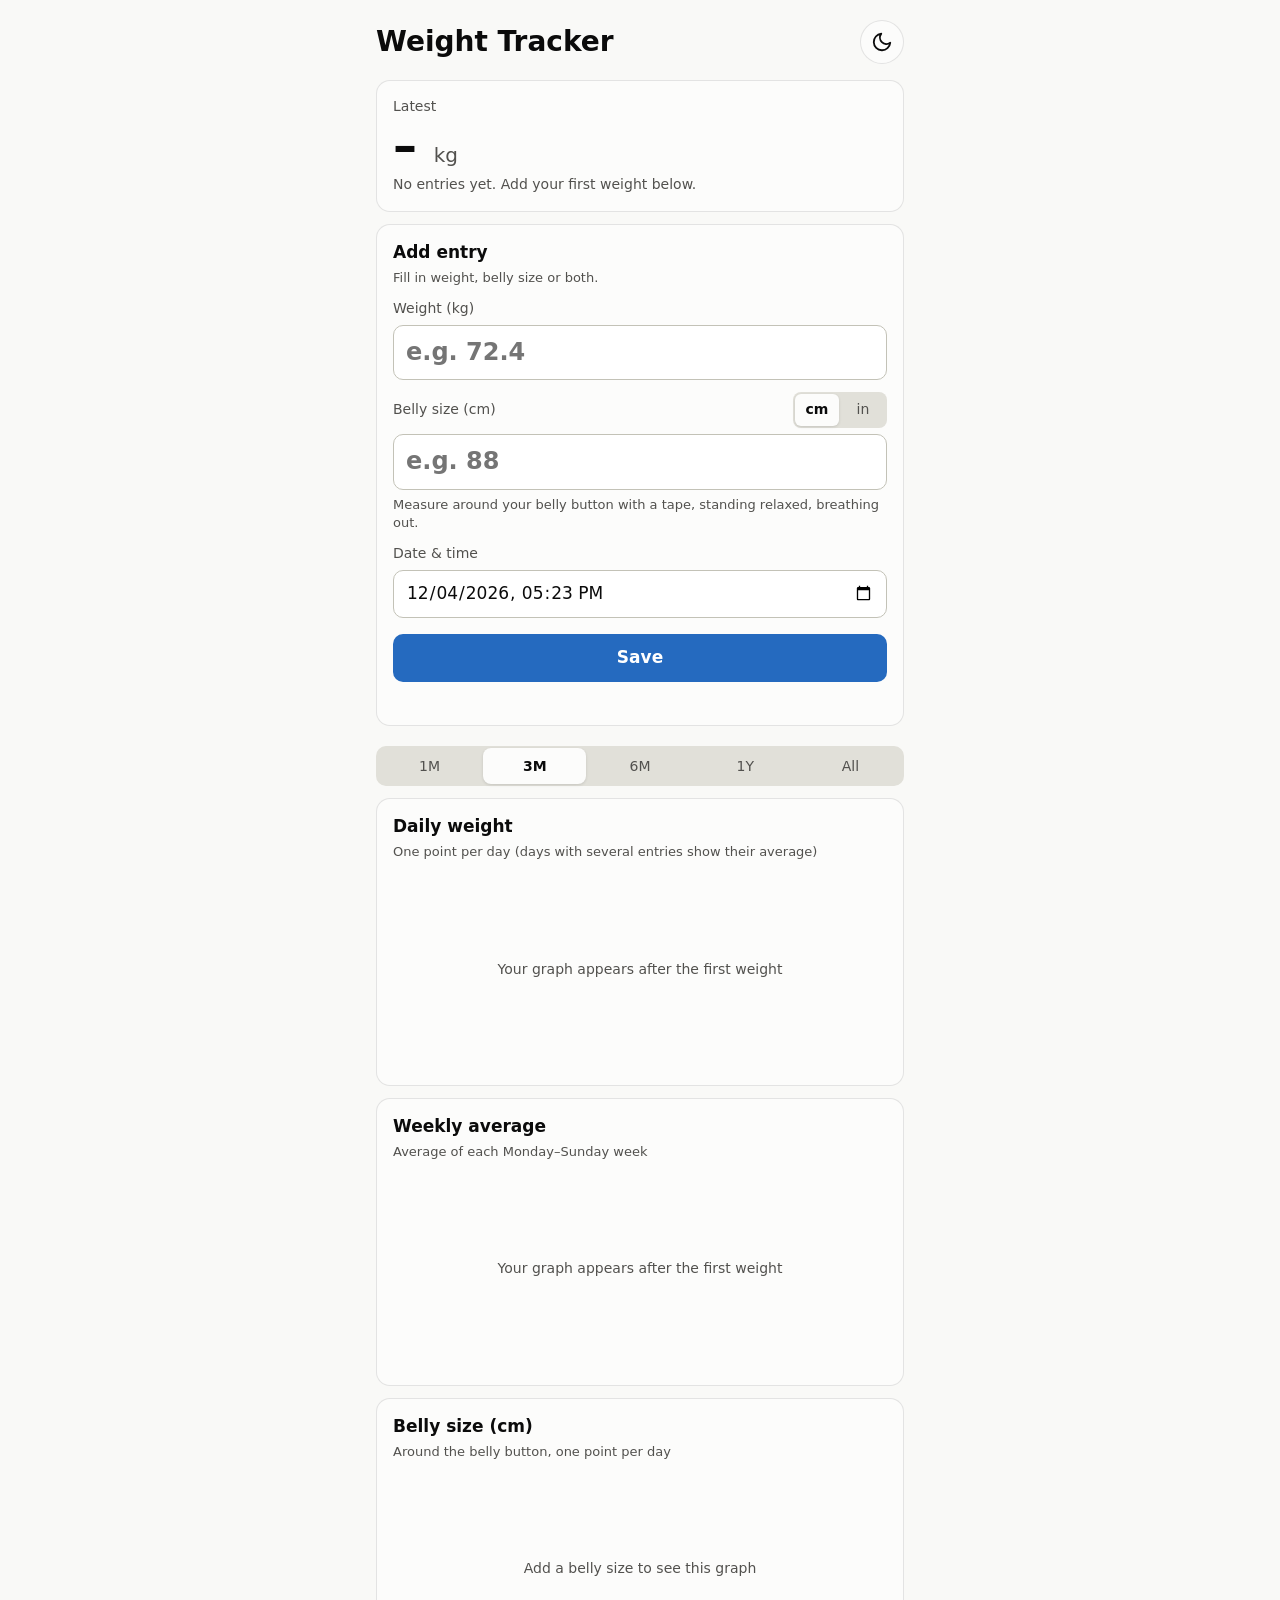
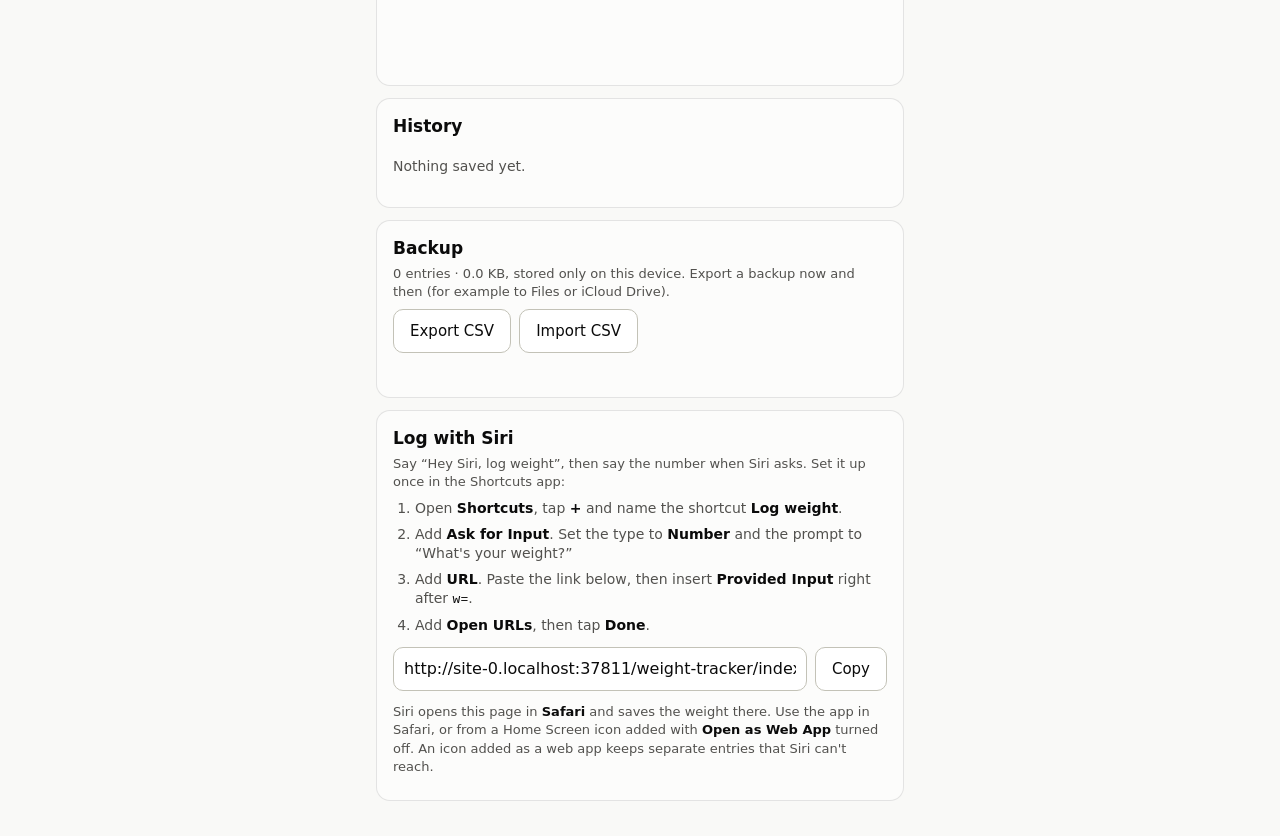
<file: weight-tracker/index.html>
<!doctype html>
<html lang="en">
<head>
  <meta charset="utf-8">
  <meta name="viewport" content="width=device-width, initial-scale=1, viewport-fit=cover">
  <title>Weight Tracker</title>
  <meta name="description" content="Log your daily weight and see daily and weekly-average graphs. Data stays on your device.">
  <meta name="theme-color" content="#f9f9f7" media="(prefers-color-scheme: light)">
  <meta name="theme-color" content="#0d0d0d" media="(prefers-color-scheme: dark)">
  <meta name="mobile-web-app-capable" content="yes">
  <meta name="apple-mobile-web-app-capable" content="yes">
  <meta name="apple-mobile-web-app-status-bar-style" content="default">
  <meta name="apple-mobile-web-app-title" content="Weight">
  <link rel="manifest" href="manifest.webmanifest">
  <link rel="icon" href="icon.svg" type="image/svg+xml">
  <link rel="apple-touch-icon" href="icon-180.png">
  <link rel="stylesheet" href="style.css">
  <script>
    // Apply a saved light/dark choice before the page paints, so it never flashes the other theme.
    try {
      var savedTheme = localStorage.getItem('weightTracker.theme');
      if (savedTheme === 'light' || savedTheme === 'dark') document.documentElement.dataset.theme = savedTheme;
    } catch (e) {}
  </script>
</head>
<body>
  <main class="app">
    <header class="top">
      <h1>Weight Tracker</h1>
      <button type="button" class="theme-btn" id="themeBtn" aria-label="Switch to dark mode">
        <svg viewBox="0 0 24 24" width="22" height="22" aria-hidden="true" fill="none" stroke="currentColor" stroke-width="2" stroke-linecap="round" stroke-linejoin="round">
          <path class="moon" d="M21 12.8A9 9 0 1 1 11.2 3a7 7 0 0 0 9.8 9.8z"/>
          <g class="sun">
            <circle cx="12" cy="12" r="4.5"/>
            <path d="M12 2v2M12 20v2M4.9 4.9l1.4 1.4M17.7 17.7l1.4 1.4M2 12h2M20 12h2M4.9 19.1l1.4-1.4M17.7 6.3l1.4-1.4"/>
          </g>
        </svg>
      </button>
    </header>

    <div class="note" id="linkNote" hidden>
      <p id="linkNoteText" role="status" aria-live="polite"></p>
      <button type="button" class="secondary" id="undoBtn" hidden>Undo</button>
    </div>

    <div class="hint" id="installHint" hidden>
      <p>Add an icon: tap <strong>Share</strong>, then <strong>Add to Home Screen</strong>.
        To log with Siri, turn off <strong>Open as Web App</strong> there, so the icon and Siri share the same entries
        (see <em>Log with Siri</em> below).</p>
      <button type="button" class="hint-close" id="hintClose" aria-label="Dismiss">&times;</button>
    </div>

    <section class="card hero" aria-labelledby="latestLabel">
      <div class="hero-label" id="latestLabel">Latest</div>
      <div class="hero-value"><span id="latestVal">&ndash;</span> <span class="hero-unit">kg</span></div>
      <div class="hero-sub" id="latestSub">No entries yet</div>
      <div class="hero-extra" id="waistLatest" hidden>
        <span class="hero-label">Belly</span>
        <span class="extra-value" id="waistVal"></span>
        <span class="hero-sub" id="waistSub"></span>
      </div>
    </section>

    <form class="card" id="addForm" novalidate>
      <h2>Add entry</h2>
      <p class="sub">Fill in weight, belly size or both.</p>
      <label class="field">
        <span>Weight (kg)</span>
        <input id="weightIn" type="text" inputmode="decimal" autocomplete="off" placeholder="e.g. 72.4">
      </label>
      <div class="field">
        <div class="field-head">
          <label for="waistIn">Belly size (<span class="waist-unit">cm</span>)</label>
          <div class="unit-toggle" role="group" aria-label="Belly size unit">
            <button type="button" data-unit="cm">cm</button>
            <button type="button" data-unit="in">in</button>
          </div>
        </div>
        <input id="waistIn" type="text" inputmode="decimal" autocomplete="off" placeholder="e.g. 88">
        <p class="field-help">Measure around your belly button with a tape, standing relaxed, breathing out.</p>
      </div>
      <label class="field">
        <span>Date &amp; time</span>
        <input id="whenIn" type="datetime-local">
      </label>
      <button type="submit" class="primary">Save</button>
      <p class="msg" id="formMsg" role="status" aria-live="polite"></p>
    </form>

    <section aria-label="Charts">
      <div class="ranges" role="group" aria-label="Chart range">
        <button type="button" data-range="30">1M</button>
        <button type="button" data-range="90">3M</button>
        <button type="button" data-range="180">6M</button>
        <button type="button" data-range="365">1Y</button>
        <button type="button" data-range="0">All</button>
      </div>

      <div class="card">
        <h2>Daily weight</h2>
        <p class="sub">One point per day (days with several entries show their average)</p>
        <div class="chart" id="dailyChart"></div>
      </div>

      <div class="card">
        <h2>Weekly average</h2>
        <p class="sub">Average of each Monday&ndash;Sunday week</p>
        <div class="chart" id="weeklyChart"></div>
        <details class="table-view">
          <summary>Show as table</summary>
          <table>
            <thead><tr><th scope="col">Week of</th><th scope="col">Avg (kg)</th><th scope="col">Days</th></tr></thead>
            <tbody id="weeklyTable"></tbody>
          </table>
        </details>
      </div>

      <div class="card">
        <h2>Belly size (<span class="waist-unit">cm</span>)</h2>
        <p class="sub">Around the belly button, one point per day</p>
        <div class="chart" id="waistChart"></div>
      </div>
    </section>

    <section class="card" aria-labelledby="historyTitle">
      <h2 id="historyTitle">History</h2>
      <ul class="history" id="historyList"></ul>
      <button type="button" class="secondary" id="moreBtn" hidden>Show more</button>
    </section>

    <section class="card" aria-labelledby="backupTitle">
      <h2 id="backupTitle">Backup</h2>
      <p class="sub" id="storageInfo"></p>
      <div class="row">
        <button type="button" class="secondary" id="exportBtn">Export CSV</button>
        <label class="secondary file-btn">Import CSV
          <input type="file" id="importIn" accept=".csv,text/csv,text/plain">
        </label>
      </div>
      <p class="msg" id="backupMsg" role="status" aria-live="polite"></p>
    </section>

    <section class="card" aria-labelledby="siriTitle">
      <h2 id="siriTitle">Log with Siri</h2>
      <p class="sub">Say &ldquo;Hey Siri, log weight&rdquo;, then say the number when Siri asks. Set it up once in the Shortcuts app:</p>
      <ol class="steps">
        <li>Open <strong>Shortcuts</strong>, tap <strong>+</strong> and name the shortcut <strong>Log weight</strong>.</li>
        <li>Add <strong>Ask for Input</strong>. Set the type to <strong>Number</strong> and the prompt to &ldquo;What's your weight?&rdquo;</li>
        <li>Add <strong>URL</strong>. Paste the link below, then insert <strong>Provided Input</strong> right after <code>w=</code>.</li>
        <li>Add <strong>Open URLs</strong>, then tap <strong>Done</strong>.</li>
      </ol>
      <div class="copy-row">
        <input type="text" id="siriLink" readonly aria-label="Link for the Shortcut">
        <button type="button" class="secondary" id="copyLinkBtn">Copy</button>
      </div>
      <p class="sub siri-note">Siri opens this page in <strong>Safari</strong> and saves the weight there. Use the app in Safari,
        or from a Home Screen icon added with <strong>Open as Web App</strong> turned off. An icon added as a web app keeps
        separate entries that Siri can't reach.</p>
      <p class="sub siri-warn" id="siriWarn" hidden>You're using the Home Screen web app now, so Siri's entries won't show up here.
        To move your entries, tap <strong>Export CSV</strong> here, then <strong>Import CSV</strong> in Safari.</p>
    </section>
  </main>

  <script src="app.js"></script>
</body>
</html>
</file>
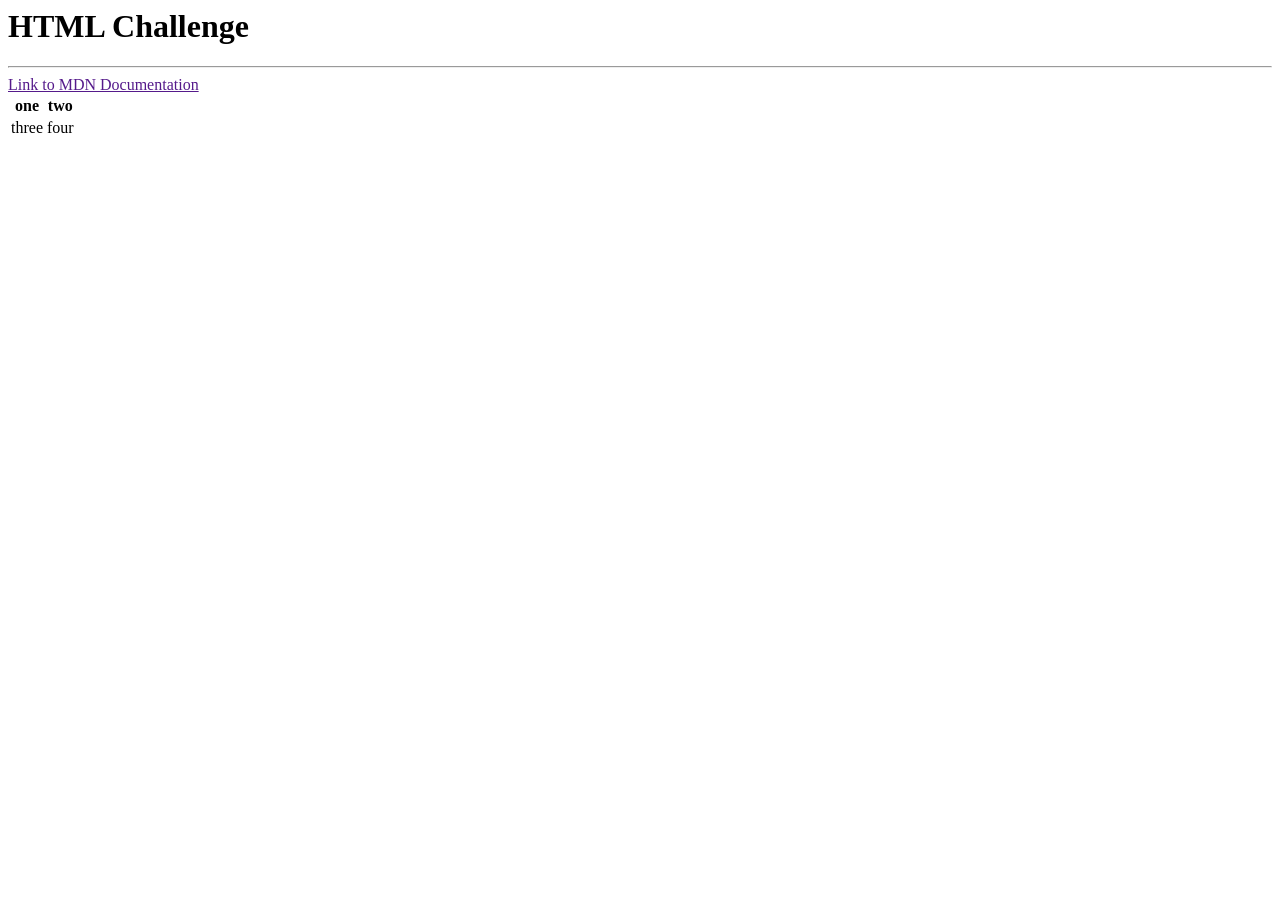
<file: exersise.html>
<html lang="en">
<head>
    <meta charset="UTF-8">
    <meta http-equiv="X-UA-Compatible" content="IE=edge">
    <meta name="viewport" content="width=device-width, initial-scale=1.0">
    <title>Document</title>
</head>
<body>
<h1>HTML Challenge</h1>
<hr>
<a href="">Link to MDN Documentation</a>
<table>
    <thead>
        <tr>
            <th>one</th>
            <th>two</th>
        </tr>
        <tr>
            <td>three</td>
            <td>four</td>
        </tr>
    </thead>
</table>
</body>
</html>
</file>
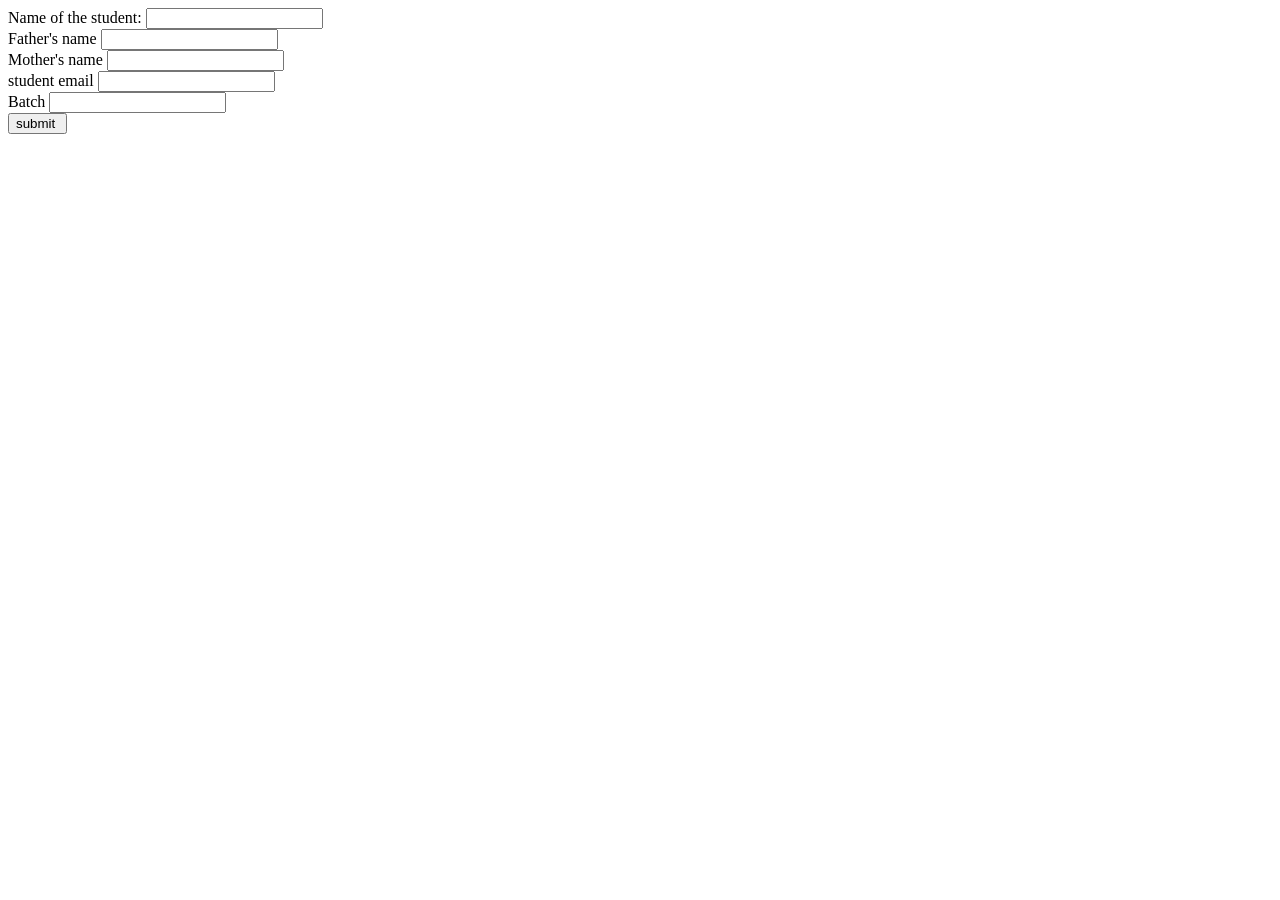
<file: form.html>
<html lang="en">
<head>
    <meta charset="UTF-8">
    <meta http-equiv="X-UA-Compatible" content="IE=edge">
    <meta name="viewport" content="width=device-width, initial-scale=1.0">
    <title>Document</title>
</head>
<body>
    <form class="" action="mailto:rjrajeev5918@gmail.com" method="post" enctype="text/plain">
        <label >Name of the student:</label>
        <input type="text" names="" value=" "> <br>
        <label >Father's name</label>
        <input type="text" names="" value=" "> <br>
        <label >Mother's name</label>
        <input type="text" names="" value=" "> <br>
        <label >student email</label>
        <input type="email" names="" value=" "> <br>
        <label >Batch</label>
        <input type="text" names="" value=" "> <br>
        <label ></label>
        <input type="submit" names="" value="submit "> <br>
    </form>
</body>
</html>
</file>
<file: weight-tracker/style.css>
:root {
  color-scheme: light;
  --page: #f9f9f7;
  --surface: #fcfcfb;
  --field: #ffffff;
  --text: #0b0b0b;
  --text-2: #52514e;
  --muted: #898781;
  --grid: #e1e0d9;
  --axis: #c3c2b7;
  --border: rgba(11, 11, 11, 0.10);
  --series: #2a78d6;
  --accent: #256abf;
  --danger: #d03b3b;
  --link: #256abf;
  --shadow: 0 4px 14px rgba(0, 0, 0, 0.10);
}

/* Dark theme: follows the phone's setting unless Light was picked, or when Dark was picked. */
@media (prefers-color-scheme: dark) {
  :root:not([data-theme="light"]) {
    color-scheme: dark;
    --page: #0d0d0d;
    --surface: #1a1a19;
    --field: #121211;
    --text: #ffffff;
    --text-2: #c3c2b7;
    --muted: #898781;
    --grid: #2c2c2a;
    --axis: #383835;
    --border: rgba(255, 255, 255, 0.10);
    --series: #3987e5;
    --danger: #e66767;
    --link: #3987e5;
    --shadow: 0 4px 14px rgba(0, 0, 0, 0.5);
  }
}

:root[data-theme="dark"] {
  color-scheme: dark;
  --page: #0d0d0d;
  --surface: #1a1a19;
  --field: #121211;
  --text: #ffffff;
  --text-2: #c3c2b7;
  --muted: #898781;
  --grid: #2c2c2a;
  --axis: #383835;
  --border: rgba(255, 255, 255, 0.10);
  --series: #3987e5;
  --danger: #e66767;
  --link: #3987e5;
  --shadow: 0 4px 14px rgba(0, 0, 0, 0.5);
}

* { box-sizing: border-box; }

html { -webkit-text-size-adjust: 100%; }

body {
  margin: 0;
  background: var(--page);
  color: var(--text);
  font: 16px/1.4 system-ui, -apple-system, "Segoe UI", sans-serif;
  -webkit-tap-highlight-color: transparent;
}

.app {
  max-width: 560px;
  margin: 0 auto;
  padding: 8px max(16px, env(safe-area-inset-right)) calc(24px + env(safe-area-inset-bottom)) max(16px, env(safe-area-inset-left));
}

.top { display: flex; align-items: center; justify-content: space-between; gap: 12px; margin: 12px 0 16px; }
h1 { font-size: 28px; font-weight: 700; margin: 0; }

.theme-btn {
  display: flex;
  align-items: center;
  justify-content: center;
  flex: none;
  width: 44px;
  height: 44px;
  border: 1px solid var(--border);
  border-radius: 50%;
  background: var(--surface);
  color: var(--text);
}
.theme-btn:active { opacity: 0.7; }
.theme-btn[data-mode="light"] .sun,
.theme-btn[data-mode="dark"] .moon { display: none; }
h2 { font-size: 17px; font-weight: 600; margin: 0 0 4px; }

.card {
  background: var(--surface);
  border: 1px solid var(--border);
  border-radius: 14px;
  padding: 16px;
  margin-bottom: 12px;
}

.sub { color: var(--text-2); font-size: 13px; margin: 0 0 8px; }

/* Install hint */
.hint {
  display: flex;
  gap: 8px;
  align-items: flex-start;
  background: var(--surface);
  border: 1px solid var(--border);
  border-radius: 14px;
  padding: 12px 8px 12px 16px;
  margin-bottom: 12px;
  font-size: 14px;
  color: var(--text-2);
}
.hint[hidden] { display: none; }
.hint p { margin: 0; flex: 1; }
.hint strong { color: var(--text); }
.hint-close {
  border: 0;
  background: none;
  color: var(--text-2);
  font-size: 24px;
  line-height: 1;
  width: 36px;
  height: 36px;
  flex: none;
}

/* Result of a weight saved from a Siri link */
.note {
  display: flex;
  align-items: center;
  gap: 12px;
  background: var(--surface);
  border: 1px solid var(--series);
  border-radius: 14px;
  padding: 10px 12px 10px 16px;
  margin-bottom: 12px;
  font-size: 15px;
}
.note[hidden] { display: none; }
.note p { margin: 0; flex: 1; }
.note.error { border-color: var(--danger); }
.note.error p { color: var(--danger); }

/* Latest weight */
.hero-label { color: var(--text-2); font-size: 14px; }
.hero-value { font-size: 48px; font-weight: 600; line-height: 1.1; margin: 2px 0 4px; }
.hero-unit { font-size: 20px; font-weight: 500; color: var(--text-2); }
.hero-sub { color: var(--text-2); font-size: 14px; }
.hero-extra {
  display: flex;
  flex-wrap: wrap;
  align-items: baseline;
  gap: 4px 10px;
  margin-top: 12px;
  padding-top: 12px;
  border-top: 1px solid var(--grid);
}
.hero-extra[hidden] { display: none; }
.extra-value { font-size: 22px; font-weight: 600; }

/* Form */
.field { display: block; margin: 12px 0; }
.field > span { display: block; font-size: 14px; color: var(--text-2); margin-bottom: 6px; }
.field input {
  display: block;
  width: 100%;
  min-height: 48px;
  padding: 10px 12px;
  font: inherit;
  font-size: 17px;
  color: var(--text);
  background: var(--field);
  border: 1px solid var(--axis);
  border-radius: 10px;
  -webkit-appearance: none;
  appearance: none;
}
.field input::-webkit-date-and-time-value { text-align: left; }
.field input:focus { outline: 2px solid var(--series); outline-offset: 1px; }
#weightIn, #waistIn { font-size: 24px; font-weight: 600; }
.field-head { display: flex; align-items: center; justify-content: space-between; gap: 8px; margin-bottom: 6px; }
.field-head label { font-size: 14px; color: var(--text-2); }
.field-help { margin: 6px 0 0; font-size: 13px; color: var(--text-2); }

.unit-toggle { display: flex; gap: 2px; padding: 2px; background: var(--grid); border-radius: 8px; }
.unit-toggle button {
  min-width: 44px;
  min-height: 32px;
  border: 0;
  border-radius: 6px;
  background: transparent;
  color: var(--text-2);
  font-size: 14px;
}
.unit-toggle button[aria-pressed="true"] {
  background: var(--surface);
  color: var(--text);
  font-weight: 600;
  box-shadow: 0 1px 3px rgba(0, 0, 0, 0.12);
}

button, .file-btn { font: inherit; cursor: pointer; }

.primary {
  display: block;
  width: 100%;
  min-height: 48px;
  margin-top: 16px;
  border: 0;
  border-radius: 10px;
  background: var(--accent);
  color: #fff;
  font-size: 17px;
  font-weight: 600;
}
.primary:active { opacity: 0.85; }

.secondary {
  display: inline-flex;
  align-items: center;
  justify-content: center;
  min-height: 44px;
  padding: 0 16px;
  border: 1px solid var(--axis);
  border-radius: 10px;
  background: var(--field);
  color: var(--text);
  font-size: 15px;
  font-weight: 500;
}
.secondary:active { opacity: 0.7; }
.secondary[hidden] { display: none; }

.row { display: flex; gap: 8px; flex-wrap: wrap; }
.file-btn { position: relative; overflow: hidden; }
.file-btn input { position: absolute; inset: 0; opacity: 0; cursor: pointer; font-size: 0; }

.msg { min-height: 1.4em; margin: 8px 0 0; font-size: 14px; color: var(--text-2); }
.msg.error { color: var(--danger); }

/* Range selector */
.ranges {
  display: flex;
  gap: 2px;
  padding: 2px;
  margin: 20px 0 12px;
  background: var(--grid);
  border-radius: 10px;
}
.ranges button {
  flex: 1;
  min-height: 36px;
  border: 0;
  border-radius: 8px;
  background: transparent;
  color: var(--text-2);
  font-size: 14px;
  font-weight: 500;
}
.ranges button[aria-pressed="true"] {
  background: var(--surface);
  color: var(--text);
  font-weight: 600;
  box-shadow: 0 1px 3px rgba(0, 0, 0, 0.12);
}

/* Charts */
.chart { position: relative; height: 200px; margin-top: 4px; }
.chart:focus { outline: none; }
.chart:focus-visible { outline: 2px solid var(--series); outline-offset: 4px; border-radius: 6px; }
.chart svg { display: block; touch-action: pan-y; -webkit-user-select: none; user-select: none; }
.chart .grid { stroke: var(--grid); stroke-width: 1; }
.chart .axis { stroke: var(--axis); stroke-width: 1; }
.chart .tick { fill: var(--muted); font-size: 11px; font-variant-numeric: tabular-nums; }
.chart .line { fill: none; stroke: var(--series); stroke-width: 2; stroke-linejoin: round; stroke-linecap: round; }
.chart .dot { fill: var(--series); stroke: var(--surface); stroke-width: 2; }
.chart .cross { stroke: var(--muted); stroke-width: 1; }
.chart .end-label { fill: var(--text); font-size: 12px; font-weight: 600; font-variant-numeric: tabular-nums; }
.chart .empty {
  display: flex;
  align-items: center;
  justify-content: center;
  height: 100%;
  margin: 0;
  color: var(--text-2);
  font-size: 14px;
  text-align: center;
}

.tip {
  position: absolute;
  z-index: 1;
  pointer-events: none;
  white-space: nowrap;
  background: var(--surface);
  border: 1px solid var(--border);
  border-radius: 8px;
  box-shadow: var(--shadow);
  padding: 6px 10px;
  font-size: 13px;
  color: var(--text-2);
}
.tip[hidden] { display: none; }
.tip strong { display: block; color: var(--text); font-size: 15px; font-weight: 600; }

/* Weekly table */
.table-view { margin-top: 12px; font-size: 14px; }
.table-view summary { color: var(--link); cursor: pointer; padding: 6px 0; }
.table-view table { width: 100%; border-collapse: collapse; margin-top: 6px; font-variant-numeric: tabular-nums; }
.table-view th, .table-view td { padding: 6px 4px; border-bottom: 1px solid var(--grid); text-align: right; }
.table-view th:first-child, .table-view td:first-child { text-align: left; }
.table-view th { color: var(--text-2); font-weight: 500; }

/* History */
.history { list-style: none; margin: 4px 0 0; padding: 0; }
.history li {
  display: flex;
  align-items: center;
  gap: 12px;
  min-height: 48px;
  border-bottom: 1px solid var(--grid);
}
.history li:last-child { border-bottom: 0; }
.history .when { flex: 1; color: var(--text-2); font-size: 14px; }
.history .w { font-weight: 600; font-variant-numeric: tabular-nums; }
.history .del {
  width: 44px;
  height: 44px;
  margin-right: -10px;
  border: 0;
  background: none;
  color: var(--muted);
  font-size: 22px;
  line-height: 1;
}
.history .del:active { color: var(--danger); }
.history .none { color: var(--text-2); font-size: 14px; padding: 8px 0; }
#moreBtn { margin-top: 8px; width: 100%; }

/* Siri setup */
.steps { margin: 8px 0 12px; padding-left: 22px; font-size: 14px; color: var(--text-2); }
.steps li { margin: 6px 0; }
.steps strong, .siri-note strong, .siri-warn strong { color: var(--text); }
.steps code { font-size: 13px; color: var(--text); }
.copy-row { display: flex; gap: 8px; margin-bottom: 12px; }
.copy-row input {
  flex: 1;
  min-width: 0;
  min-height: 44px;
  padding: 8px 10px;
  font: inherit;
  font-size: 16px;
  color: var(--text);
  background: var(--field);
  border: 1px solid var(--axis);
  border-radius: 10px;
}
.siri-warn { color: var(--danger); }
</file>
